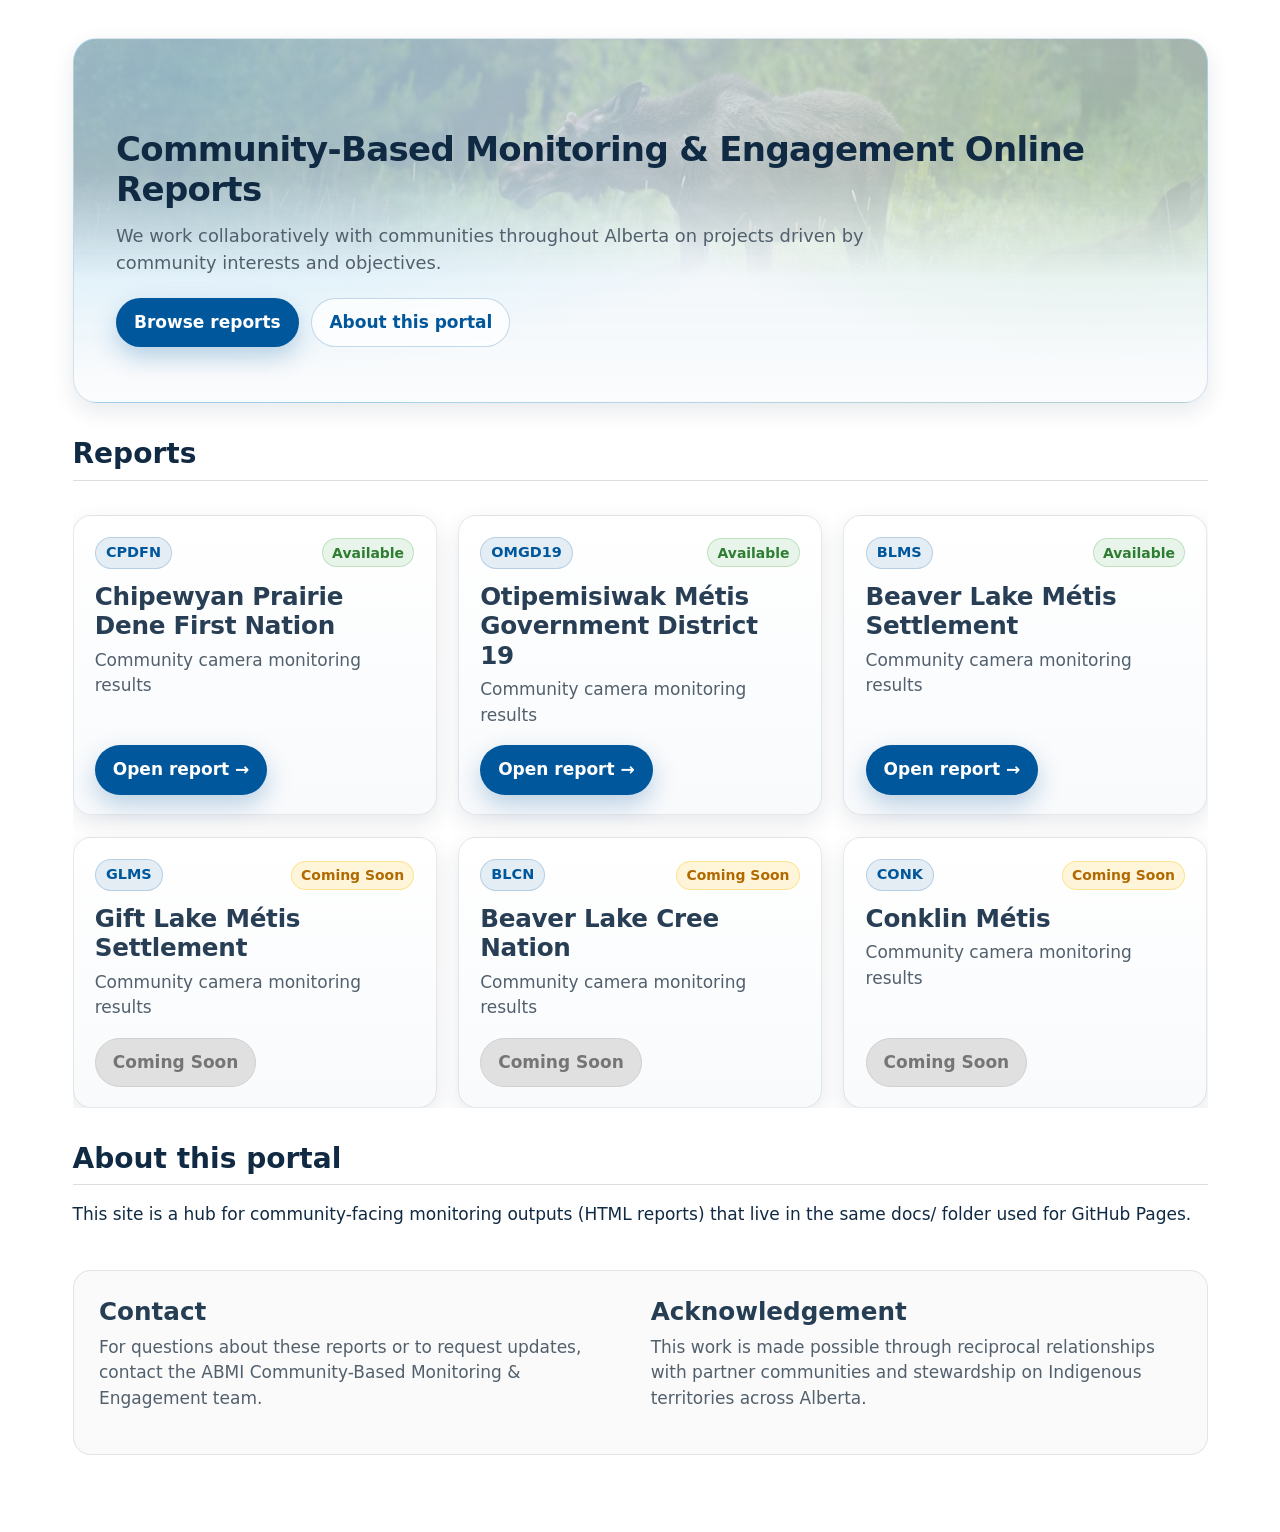
<file: docs/index.html>
<!DOCTYPE html>
<html xmlns="http://www.w3.org/1999/xhtml" lang="en" xml:lang="en"><head>

<meta charset="utf-8">
<meta name="generator" content="quarto-1.8.25">

<meta name="viewport" content="width=device-width, initial-scale=1.0, user-scalable=yes">


<title>index</title>
<style>
code{white-space: pre-wrap;}
span.smallcaps{font-variant: small-caps;}
div.columns{display: flex; gap: min(4vw, 1.5em);}
div.column{flex: auto; overflow-x: auto;}
div.hanging-indent{margin-left: 1.5em; text-indent: -1.5em;}
ul.task-list{list-style: none;}
ul.task-list li input[type="checkbox"] {
  width: 0.8em;
  margin: 0 0.8em 0.2em -1em; /* quarto-specific, see https://github.com/quarto-dev/quarto-cli/issues/4556 */ 
  vertical-align: middle;
}
</style>


<script src="index_files/libs/clipboard/clipboard.min.js"></script>
<script src="index_files/libs/quarto-html/quarto.js" type="module"></script>
<script src="index_files/libs/quarto-html/tabsets/tabsets.js" type="module"></script>
<script src="index_files/libs/quarto-html/axe/axe-check.js" type="module"></script>
<script src="index_files/libs/quarto-html/popper.min.js"></script>
<script src="index_files/libs/quarto-html/tippy.umd.min.js"></script>
<script src="index_files/libs/quarto-html/anchor.min.js"></script>
<link href="index_files/libs/quarto-html/tippy.css" rel="stylesheet">
<link href="index_files/libs/quarto-html/quarto-syntax-highlighting-7b89279ff1a6dce999919e0e67d4d9ec.css" rel="stylesheet" id="quarto-text-highlighting-styles">
<script src="index_files/libs/bootstrap/bootstrap.min.js"></script>
<link href="index_files/libs/bootstrap/bootstrap-icons.css" rel="stylesheet">
<link href="index_files/libs/bootstrap/bootstrap-9e3ffae467580fdb927a41352e75a2e0.min.css" rel="stylesheet" append-hash="true" id="quarto-bootstrap" data-mode="light">


<link rel="stylesheet" href="styles.css">
</head>

<body class="quarto-light">

<div id="quarto-content" class="page-columns page-rows-contents page-layout-full">

<main class="content column-page" id="quarto-document-content">




<div class="cbm-hero">
<section id="community-based-monitoring-engagement-online-reports" class="level1 cbm-hero-inner">
<h1>Community-Based Monitoring &amp; Engagement Online Reports</h1>
<p>We work collaboratively with communities throughout Alberta on projects driven by community interests and objectives.</p>
<div class="cbm-hero-actions">
<a class="cbm-btn cbm-btn-primary" href="#reports">Browse reports</a> <a class="cbm-btn cbm-btn-ghost" href="#about">About this portal</a>
</div>
</section>
</div>
<section id="reports" class="level2">
<h2 class="anchored" data-anchor-id="reports">Reports</h2>
<div class="cell">
<div class="cell-output-display">
<div class="cbm-grid">
<div class="cbm-card">
  <div class="cbm-card-top">
    <div class="cbm-badge">CPDFN</div>
    <div class="cbm-status">Available</div>
  </div>

  <h3 class="cbm-card-title anchored">Chipewyan Prairie Dene First Nation</h3>
  <p class="cbm-card-subtitle">Community camera monitoring results</p>

  <div class="cbm-card-actions">
    <a class="cbm-btn cbm-btn-primary" href="CPDFN.html">Open report →</a>
  </div>
</div>
<div class="cbm-card">
  <div class="cbm-card-top">
    <div class="cbm-badge">OMGD19</div>
    <div class="cbm-status">Available</div>
  </div>

  <h3 class="cbm-card-title anchored">Otipemisiwak Métis Government District 19</h3>
  <p class="cbm-card-subtitle">Community camera monitoring results</p>

  <div class="cbm-card-actions">
    <a class="cbm-btn cbm-btn-primary" href="OMGD19.html">Open report →</a>
  </div>
</div>
<div class="cbm-card">
  <div class="cbm-card-top">
    <div class="cbm-badge">BLMS</div>
    <div class="cbm-status">Available</div>
  </div>

  <h3 class="cbm-card-title anchored">Beaver Lake Métis Settlement</h3>
  <p class="cbm-card-subtitle">Community camera monitoring results</p>

  <div class="cbm-card-actions">
    <a class="cbm-btn cbm-btn-primary" href="BLMS.html">Open report →</a>
  </div>
</div>
<div class="cbm-card">
  <div class="cbm-card-top">
    <div class="cbm-badge">GLMS</div>
    <div class="cbm-status status-coming">Coming Soon</div>
  </div>

  <h3 class="cbm-card-title anchored">Gift Lake Métis Settlement</h3>
  <p class="cbm-card-subtitle">Community camera monitoring results</p>

  <div class="cbm-card-actions">
    <span class="cbm-btn cbm-btn-disabled">Coming Soon</span>
  </div>
</div>
<div class="cbm-card">
  <div class="cbm-card-top">
    <div class="cbm-badge">BLCN</div>
    <div class="cbm-status status-coming">Coming Soon</div>
  </div>

  <h3 class="cbm-card-title anchored">Beaver Lake Cree Nation</h3>
  <p class="cbm-card-subtitle">Community camera monitoring results</p>

  <div class="cbm-card-actions">
    <span class="cbm-btn cbm-btn-disabled">Coming Soon</span>
  </div>
</div>
<div class="cbm-card">
  <div class="cbm-card-top">
    <div class="cbm-badge">CONK</div>
    <div class="cbm-status status-coming">Coming Soon</div>
  </div>

  <h3 class="cbm-card-title anchored">Conklin Métis</h3>
  <p class="cbm-card-subtitle">Community camera monitoring results</p>

  <div class="cbm-card-actions">
    <span class="cbm-btn cbm-btn-disabled">Coming Soon</span>
  </div>
</div>
</div>

</div>
</div>
</section>
<section id="about" class="level2">
<h2 class="anchored" data-anchor-id="about">About this portal</h2>
<p>This site is a hub for community-facing monitoring outputs (HTML reports) that live in the same docs/ folder used for GitHub Pages.</p>
<div class="cbm-footer">
<div class="cbm-footer-grid">
<section id="contact" class="level3 cbm-footer-block">
<h3 class="anchored" data-anchor-id="contact">Contact</h3>
<p>For questions about these reports or to request updates, contact the ABMI Community-Based Monitoring &amp; Engagement team.</p>
</section>
<section id="acknowledgement" class="level3 cbm-footer-block">
<h3 class="anchored" data-anchor-id="acknowledgement">Acknowledgement</h3>
<p>This work is made possible through reciprocal relationships with partner communities and stewardship on Indigenous territories across Alberta.</p>
</section>
</div>
</div>
</section>

</main>
<!-- /main column -->
<script id="quarto-html-after-body" type="application/javascript">
  window.document.addEventListener("DOMContentLoaded", function (event) {
    const icon = "";
    const anchorJS = new window.AnchorJS();
    anchorJS.options = {
      placement: 'right',
      icon: icon
    };
    anchorJS.add('.anchored');
    const isCodeAnnotation = (el) => {
      for (const clz of el.classList) {
        if (clz.startsWith('code-annotation-')) {                     
          return true;
        }
      }
      return false;
    }
    const onCopySuccess = function(e) {
      // button target
      const button = e.trigger;
      // don't keep focus
      button.blur();
      // flash "checked"
      button.classList.add('code-copy-button-checked');
      var currentTitle = button.getAttribute("title");
      button.setAttribute("title", "Copied!");
      let tooltip;
      if (window.bootstrap) {
        button.setAttribute("data-bs-toggle", "tooltip");
        button.setAttribute("data-bs-placement", "left");
        button.setAttribute("data-bs-title", "Copied!");
        tooltip = new bootstrap.Tooltip(button, 
          { trigger: "manual", 
            customClass: "code-copy-button-tooltip",
            offset: [0, -8]});
        tooltip.show();    
      }
      setTimeout(function() {
        if (tooltip) {
          tooltip.hide();
          button.removeAttribute("data-bs-title");
          button.removeAttribute("data-bs-toggle");
          button.removeAttribute("data-bs-placement");
        }
        button.setAttribute("title", currentTitle);
        button.classList.remove('code-copy-button-checked');
      }, 1000);
      // clear code selection
      e.clearSelection();
    }
    const getTextToCopy = function(trigger) {
      const outerScaffold = trigger.parentElement.cloneNode(true);
      const codeEl = outerScaffold.querySelector('code');
      for (const childEl of codeEl.children) {
        if (isCodeAnnotation(childEl)) {
          childEl.remove();
        }
      }
      return codeEl.innerText;
    }
    const clipboard = new window.ClipboardJS('.code-copy-button:not([data-in-quarto-modal])', {
      text: getTextToCopy
    });
    clipboard.on('success', onCopySuccess);
    if (window.document.getElementById('quarto-embedded-source-code-modal')) {
      const clipboardModal = new window.ClipboardJS('.code-copy-button[data-in-quarto-modal]', {
        text: getTextToCopy,
        container: window.document.getElementById('quarto-embedded-source-code-modal')
      });
      clipboardModal.on('success', onCopySuccess);
    }
      var localhostRegex = new RegExp(/^(?:http|https):\/\/localhost\:?[0-9]*\//);
      var mailtoRegex = new RegExp(/^mailto:/);
        var filterRegex = new RegExp('/' + window.location.host + '/');
      var isInternal = (href) => {
          return filterRegex.test(href) || localhostRegex.test(href) || mailtoRegex.test(href);
      }
      // Inspect non-navigation links and adorn them if external
     var links = window.document.querySelectorAll('a[href]:not(.nav-link):not(.navbar-brand):not(.toc-action):not(.sidebar-link):not(.sidebar-item-toggle):not(.pagination-link):not(.no-external):not([aria-hidden]):not(.dropdown-item):not(.quarto-navigation-tool):not(.about-link)');
      for (var i=0; i<links.length; i++) {
        const link = links[i];
        if (!isInternal(link.href)) {
          // undo the damage that might have been done by quarto-nav.js in the case of
          // links that we want to consider external
          if (link.dataset.originalHref !== undefined) {
            link.href = link.dataset.originalHref;
          }
        }
      }
    function tippyHover(el, contentFn, onTriggerFn, onUntriggerFn) {
      const config = {
        allowHTML: true,
        maxWidth: 500,
        delay: 100,
        arrow: false,
        appendTo: function(el) {
            return el.parentElement;
        },
        interactive: true,
        interactiveBorder: 10,
        theme: 'quarto',
        placement: 'bottom-start',
      };
      if (contentFn) {
        config.content = contentFn;
      }
      if (onTriggerFn) {
        config.onTrigger = onTriggerFn;
      }
      if (onUntriggerFn) {
        config.onUntrigger = onUntriggerFn;
      }
      window.tippy(el, config); 
    }
    const noterefs = window.document.querySelectorAll('a[role="doc-noteref"]');
    for (var i=0; i<noterefs.length; i++) {
      const ref = noterefs[i];
      tippyHover(ref, function() {
        // use id or data attribute instead here
        let href = ref.getAttribute('data-footnote-href') || ref.getAttribute('href');
        try { href = new URL(href).hash; } catch {}
        const id = href.replace(/^#\/?/, "");
        const note = window.document.getElementById(id);
        if (note) {
          return note.innerHTML;
        } else {
          return "";
        }
      });
    }
    const xrefs = window.document.querySelectorAll('a.quarto-xref');
    const processXRef = (id, note) => {
      // Strip column container classes
      const stripColumnClz = (el) => {
        el.classList.remove("page-full", "page-columns");
        if (el.children) {
          for (const child of el.children) {
            stripColumnClz(child);
          }
        }
      }
      stripColumnClz(note)
      if (id === null || id.startsWith('sec-')) {
        // Special case sections, only their first couple elements
        const container = document.createElement("div");
        if (note.children && note.children.length > 2) {
          container.appendChild(note.children[0].cloneNode(true));
          for (let i = 1; i < note.children.length; i++) {
            const child = note.children[i];
            if (child.tagName === "P" && child.innerText === "") {
              continue;
            } else {
              container.appendChild(child.cloneNode(true));
              break;
            }
          }
          if (window.Quarto?.typesetMath) {
            window.Quarto.typesetMath(container);
          }
          return container.innerHTML
        } else {
          if (window.Quarto?.typesetMath) {
            window.Quarto.typesetMath(note);
          }
          return note.innerHTML;
        }
      } else {
        // Remove any anchor links if they are present
        const anchorLink = note.querySelector('a.anchorjs-link');
        if (anchorLink) {
          anchorLink.remove();
        }
        if (window.Quarto?.typesetMath) {
          window.Quarto.typesetMath(note);
        }
        if (note.classList.contains("callout")) {
          return note.outerHTML;
        } else {
          return note.innerHTML;
        }
      }
    }
    for (var i=0; i<xrefs.length; i++) {
      const xref = xrefs[i];
      tippyHover(xref, undefined, function(instance) {
        instance.disable();
        let url = xref.getAttribute('href');
        let hash = undefined; 
        if (url.startsWith('#')) {
          hash = url;
        } else {
          try { hash = new URL(url).hash; } catch {}
        }
        if (hash) {
          const id = hash.replace(/^#\/?/, "");
          const note = window.document.getElementById(id);
          if (note !== null) {
            try {
              const html = processXRef(id, note.cloneNode(true));
              instance.setContent(html);
            } finally {
              instance.enable();
              instance.show();
            }
          } else {
            // See if we can fetch this
            fetch(url.split('#')[0])
            .then(res => res.text())
            .then(html => {
              const parser = new DOMParser();
              const htmlDoc = parser.parseFromString(html, "text/html");
              const note = htmlDoc.getElementById(id);
              if (note !== null) {
                const html = processXRef(id, note);
                instance.setContent(html);
              } 
            }).finally(() => {
              instance.enable();
              instance.show();
            });
          }
        } else {
          // See if we can fetch a full url (with no hash to target)
          // This is a special case and we should probably do some content thinning / targeting
          fetch(url)
          .then(res => res.text())
          .then(html => {
            const parser = new DOMParser();
            const htmlDoc = parser.parseFromString(html, "text/html");
            const note = htmlDoc.querySelector('main.content');
            if (note !== null) {
              // This should only happen for chapter cross references
              // (since there is no id in the URL)
              // remove the first header
              if (note.children.length > 0 && note.children[0].tagName === "HEADER") {
                note.children[0].remove();
              }
              const html = processXRef(null, note);
              instance.setContent(html);
            } 
          }).finally(() => {
            instance.enable();
            instance.show();
          });
        }
      }, function(instance) {
      });
    }
        let selectedAnnoteEl;
        const selectorForAnnotation = ( cell, annotation) => {
          let cellAttr = 'data-code-cell="' + cell + '"';
          let lineAttr = 'data-code-annotation="' +  annotation + '"';
          const selector = 'span[' + cellAttr + '][' + lineAttr + ']';
          return selector;
        }
        const selectCodeLines = (annoteEl) => {
          const doc = window.document;
          const targetCell = annoteEl.getAttribute("data-target-cell");
          const targetAnnotation = annoteEl.getAttribute("data-target-annotation");
          const annoteSpan = window.document.querySelector(selectorForAnnotation(targetCell, targetAnnotation));
          const lines = annoteSpan.getAttribute("data-code-lines").split(",");
          const lineIds = lines.map((line) => {
            return targetCell + "-" + line;
          })
          let top = null;
          let height = null;
          let parent = null;
          if (lineIds.length > 0) {
              //compute the position of the single el (top and bottom and make a div)
              const el = window.document.getElementById(lineIds[0]);
              top = el.offsetTop;
              height = el.offsetHeight;
              parent = el.parentElement.parentElement;
            if (lineIds.length > 1) {
              const lastEl = window.document.getElementById(lineIds[lineIds.length - 1]);
              const bottom = lastEl.offsetTop + lastEl.offsetHeight;
              height = bottom - top;
            }
            if (top !== null && height !== null && parent !== null) {
              // cook up a div (if necessary) and position it 
              let div = window.document.getElementById("code-annotation-line-highlight");
              if (div === null) {
                div = window.document.createElement("div");
                div.setAttribute("id", "code-annotation-line-highlight");
                div.style.position = 'absolute';
                parent.appendChild(div);
              }
              div.style.top = top - 2 + "px";
              div.style.height = height + 4 + "px";
              div.style.left = 0;
              let gutterDiv = window.document.getElementById("code-annotation-line-highlight-gutter");
              if (gutterDiv === null) {
                gutterDiv = window.document.createElement("div");
                gutterDiv.setAttribute("id", "code-annotation-line-highlight-gutter");
                gutterDiv.style.position = 'absolute';
                const codeCell = window.document.getElementById(targetCell);
                const gutter = codeCell.querySelector('.code-annotation-gutter');
                gutter.appendChild(gutterDiv);
              }
              gutterDiv.style.top = top - 2 + "px";
              gutterDiv.style.height = height + 4 + "px";
            }
            selectedAnnoteEl = annoteEl;
          }
        };
        const unselectCodeLines = () => {
          const elementsIds = ["code-annotation-line-highlight", "code-annotation-line-highlight-gutter"];
          elementsIds.forEach((elId) => {
            const div = window.document.getElementById(elId);
            if (div) {
              div.remove();
            }
          });
          selectedAnnoteEl = undefined;
        };
          // Handle positioning of the toggle
      window.addEventListener(
        "resize",
        throttle(() => {
          elRect = undefined;
          if (selectedAnnoteEl) {
            selectCodeLines(selectedAnnoteEl);
          }
        }, 10)
      );
      function throttle(fn, ms) {
      let throttle = false;
      let timer;
        return (...args) => {
          if(!throttle) { // first call gets through
              fn.apply(this, args);
              throttle = true;
          } else { // all the others get throttled
              if(timer) clearTimeout(timer); // cancel #2
              timer = setTimeout(() => {
                fn.apply(this, args);
                timer = throttle = false;
              }, ms);
          }
        };
      }
        // Attach click handler to the DT
        const annoteDls = window.document.querySelectorAll('dt[data-target-cell]');
        for (const annoteDlNode of annoteDls) {
          annoteDlNode.addEventListener('click', (event) => {
            const clickedEl = event.target;
            if (clickedEl !== selectedAnnoteEl) {
              unselectCodeLines();
              const activeEl = window.document.querySelector('dt[data-target-cell].code-annotation-active');
              if (activeEl) {
                activeEl.classList.remove('code-annotation-active');
              }
              selectCodeLines(clickedEl);
              clickedEl.classList.add('code-annotation-active');
            } else {
              // Unselect the line
              unselectCodeLines();
              clickedEl.classList.remove('code-annotation-active');
            }
          });
        }
    const findCites = (el) => {
      const parentEl = el.parentElement;
      if (parentEl) {
        const cites = parentEl.dataset.cites;
        if (cites) {
          return {
            el,
            cites: cites.split(' ')
          };
        } else {
          return findCites(el.parentElement)
        }
      } else {
        return undefined;
      }
    };
    var bibliorefs = window.document.querySelectorAll('a[role="doc-biblioref"]');
    for (var i=0; i<bibliorefs.length; i++) {
      const ref = bibliorefs[i];
      const citeInfo = findCites(ref);
      if (citeInfo) {
        tippyHover(citeInfo.el, function() {
          var popup = window.document.createElement('div');
          citeInfo.cites.forEach(function(cite) {
            var citeDiv = window.document.createElement('div');
            citeDiv.classList.add('hanging-indent');
            citeDiv.classList.add('csl-entry');
            var biblioDiv = window.document.getElementById('ref-' + cite);
            if (biblioDiv) {
              citeDiv.innerHTML = biblioDiv.innerHTML;
            }
            popup.appendChild(citeDiv);
          });
          return popup.innerHTML;
        });
      }
    }
  });
  </script>
</div> <!-- /content -->




</body></html>
</file>
<file: docs/index_files/libs/quarto-html/tippy.css>
.tippy-box[data-animation=fade][data-state=hidden]{opacity:0}[data-tippy-root]{max-width:calc(100vw - 10px)}.tippy-box{position:relative;background-color:#333;color:#fff;border-radius:4px;font-size:14px;line-height:1.4;white-space:normal;outline:0;transition-property:transform,visibility,opacity}.tippy-box[data-placement^=top]>.tippy-arrow{bottom:0}.tippy-box[data-placement^=top]>.tippy-arrow:before{bottom:-7px;left:0;border-width:8px 8px 0;border-top-color:initial;transform-origin:center top}.tippy-box[data-placement^=bottom]>.tippy-arrow{top:0}.tippy-box[data-placement^=bottom]>.tippy-arrow:before{top:-7px;left:0;border-width:0 8px 8px;border-bottom-color:initial;transform-origin:center bottom}.tippy-box[data-placement^=left]>.tippy-arrow{right:0}.tippy-box[data-placement^=left]>.tippy-arrow:before{border-width:8px 0 8px 8px;border-left-color:initial;right:-7px;transform-origin:center left}.tippy-box[data-placement^=right]>.tippy-arrow{left:0}.tippy-box[data-placement^=right]>.tippy-arrow:before{left:-7px;border-width:8px 8px 8px 0;border-right-color:initial;transform-origin:center right}.tippy-box[data-inertia][data-state=visible]{transition-timing-function:cubic-bezier(.54,1.5,.38,1.11)}.tippy-arrow{width:16px;height:16px;color:#333}.tippy-arrow:before{content:"";position:absolute;border-color:transparent;border-style:solid}.tippy-content{position:relative;padding:5px 9px;z-index:1}
</file>
<file: docs/index_files/libs/quarto-html/quarto-syntax-highlighting-7b89279ff1a6dce999919e0e67d4d9ec.css>
/* quarto syntax highlight colors */
:root {
  --quarto-hl-ot-color: #003B4F;
  --quarto-hl-at-color: #657422;
  --quarto-hl-ss-color: #20794D;
  --quarto-hl-an-color: #5E5E5E;
  --quarto-hl-fu-color: #4758AB;
  --quarto-hl-st-color: #20794D;
  --quarto-hl-cf-color: #003B4F;
  --quarto-hl-op-color: #5E5E5E;
  --quarto-hl-er-color: #AD0000;
  --quarto-hl-bn-color: #AD0000;
  --quarto-hl-al-color: #AD0000;
  --quarto-hl-va-color: #111111;
  --quarto-hl-bu-color: inherit;
  --quarto-hl-ex-color: inherit;
  --quarto-hl-pp-color: #AD0000;
  --quarto-hl-in-color: #5E5E5E;
  --quarto-hl-vs-color: #20794D;
  --quarto-hl-wa-color: #5E5E5E;
  --quarto-hl-do-color: #5E5E5E;
  --quarto-hl-im-color: #00769E;
  --quarto-hl-ch-color: #20794D;
  --quarto-hl-dt-color: #AD0000;
  --quarto-hl-fl-color: #AD0000;
  --quarto-hl-co-color: #5E5E5E;
  --quarto-hl-cv-color: #5E5E5E;
  --quarto-hl-cn-color: #8f5902;
  --quarto-hl-sc-color: #5E5E5E;
  --quarto-hl-dv-color: #AD0000;
  --quarto-hl-kw-color: #003B4F;
}

/* other quarto variables */
:root {
  --quarto-font-monospace: SFMono-Regular, Menlo, Monaco, Consolas, "Liberation Mono", "Courier New", monospace;
}

/* syntax highlight based on Pandoc's rules */
pre > code.sourceCode > span {
  color: #003B4F;
}

code.sourceCode > span {
  color: #003B4F;
}

div.sourceCode,
div.sourceCode pre.sourceCode {
  color: #003B4F;
}

/* Normal */
code span {
  color: #003B4F;
}

/* Alert */
code span.al {
  color: #AD0000;
  font-style: inherit;
}

/* Annotation */
code span.an {
  color: #5E5E5E;
  font-style: inherit;
}

/* Attribute */
code span.at {
  color: #657422;
  font-style: inherit;
}

/* BaseN */
code span.bn {
  color: #AD0000;
  font-style: inherit;
}

/* BuiltIn */
code span.bu {
  font-style: inherit;
}

/* ControlFlow */
code span.cf {
  color: #003B4F;
  font-weight: bold;
  font-style: inherit;
}

/* Char */
code span.ch {
  color: #20794D;
  font-style: inherit;
}

/* Constant */
code span.cn {
  color: #8f5902;
  font-style: inherit;
}

/* Comment */
code span.co {
  color: #5E5E5E;
  font-style: inherit;
}

/* CommentVar */
code span.cv {
  color: #5E5E5E;
  font-style: italic;
}

/* Documentation */
code span.do {
  color: #5E5E5E;
  font-style: italic;
}

/* DataType */
code span.dt {
  color: #AD0000;
  font-style: inherit;
}

/* DecVal */
code span.dv {
  color: #AD0000;
  font-style: inherit;
}

/* Error */
code span.er {
  color: #AD0000;
  font-style: inherit;
}

/* Extension */
code span.ex {
  font-style: inherit;
}

/* Float */
code span.fl {
  color: #AD0000;
  font-style: inherit;
}

/* Function */
code span.fu {
  color: #4758AB;
  font-style: inherit;
}

/* Import */
code span.im {
  color: #00769E;
  font-style: inherit;
}

/* Information */
code span.in {
  color: #5E5E5E;
  font-style: inherit;
}

/* Keyword */
code span.kw {
  color: #003B4F;
  font-weight: bold;
  font-style: inherit;
}

/* Operator */
code span.op {
  color: #5E5E5E;
  font-style: inherit;
}

/* Other */
code span.ot {
  color: #003B4F;
  font-style: inherit;
}

/* Preprocessor */
code span.pp {
  color: #AD0000;
  font-style: inherit;
}

/* SpecialChar */
code span.sc {
  color: #5E5E5E;
  font-style: inherit;
}

/* SpecialString */
code span.ss {
  color: #20794D;
  font-style: inherit;
}

/* String */
code span.st {
  color: #20794D;
  font-style: inherit;
}

/* Variable */
code span.va {
  color: #111111;
  font-style: inherit;
}

/* VerbatimString */
code span.vs {
  color: #20794D;
  font-style: inherit;
}

/* Warning */
code span.wa {
  color: #5E5E5E;
  font-style: italic;
}

.prevent-inlining {
  content: "</";
}

/*# sourceMappingURL=3944bc705cfaf4c80e56f77c5205168a.css.map */
</file>
<file: docs/styles.css>
:root{
  --cbm-blue-900:#01579B;
  --cbm-blue-700:#0288D1;
  --cbm-sky:#81D4FA;

  --cbm-green-600:#4CAF50;
  --cbm-green-800:#2E7D32;

  --cbm-grey-050:#FAFAFA;
  --cbm-grey-100:#EEEEEE;
  --cbm-grey-700:#37474F;

  --cbm-text:#102A43;
  --cbm-muted:#52606D;

  --cbm-radius:18px;
  --cbm-shadow:0 10px 30px rgba(16, 42, 67, 0.12);
  --cbm-shadow-soft:0 8px 22px rgba(16, 42, 67, 0.10);
}

body{
  color: var(--cbm-text);
}

a{ color: var(--cbm-blue-900); }
a:hover{ color: var(--cbm-blue-700); }

.cbm-hero{
  position: relative;   /* IMPORTANT for ::before positioning */
  overflow: hidden;     /* ensures image doesn't spill outside rounded corners */

  background:
    radial-gradient(1200px 500px at 10% 10%, rgba(129,212,250,0.45), transparent 60%),
    radial-gradient(900px 450px at 90% 20%, rgba(76,175,80,0.20), transparent 55%),
    linear-gradient(180deg, rgba(1,87,155,0.10), rgba(1,87,155,0.02));
  border: 1px solid rgba(1,87,155,0.15);
  border-radius: calc(var(--cbm-radius) + 6px);
  padding: 3.25rem 2.5rem;
  margin: 1.25rem 0 2rem 0;
  box-shadow: var(--cbm-shadow-soft);
}

/* Decorative hero image as a top "banner" behind the heading area */
.cbm-hero::before{
  content:"";
  position:absolute;
  top:0;
  left:0;
  right:0;

  height: 240px;                 /* controls how far down the banner extends */

  background-image: url("hero1.JPG");
  background-size: cover;
  background-position: center 30%;
  background-repeat: no-repeat;

  opacity: 0.22;
  pointer-events:none;

  /* fade out toward the bottom so it blends into the hero gradient */
  mask-image: linear-gradient(to bottom, black 0%, black 55%, transparent 100%);
  -webkit-mask-image: linear-gradient(to bottom, black 0%, black 55%, transparent 100%);
}

/* Ensure hero content sits above the decorative image */
.cbm-hero-inner{
  position: relative;
  z-index: 1;
}

.cbm-hero-inner h1{
  font-weight: 750;
  letter-spacing: -0.02em;
  margin-bottom: 0.75rem;
}

.cbm-hero-inner p{
  color: var(--cbm-muted);
  font-size: 1.05rem;
  max-width: 68ch;
}

.cbm-hero-actions{
  display:flex;
  gap: 0.75rem;
  margin-top: 1.25rem;
  flex-wrap: wrap;
}

.cbm-btn{
  display:inline-block;
  padding: 0.65rem 1rem;
  border-radius: 999px;
  font-weight: 650;
  text-decoration: none;
  border: 1px solid transparent;
}

.cbm-btn-primary{
  background: var(--cbm-blue-900);
  color: white !important;
  box-shadow: 0 10px 24px rgba(1,87,155,0.25);
}
.cbm-btn-primary:hover{
  background: var(--cbm-blue-700);
}

.cbm-btn-ghost{
  background: rgba(255,255,255,0.75);
  border-color: rgba(1,87,155,0.22);
}
.cbm-btn-ghost:hover{
  border-color: rgba(1,87,155,0.40);
  background: white;
}

.cbm-btn-disabled{
  background: #E0E0E0;
  color: #757575 !important;
  border: 1px solid #D0D0D0;
  cursor: not-allowed;
  box-shadow: none;
}

.cbm-btn-disabled:hover{
  background: #E0E0E0;
  color: #757575 !important;
}

.cbm-grid{
  display:grid;
  grid-template-columns: repeat(12, 1fr);
  gap: 1.25rem;
  margin-top: 1rem;
}

.cbm-card{
  grid-column: span 12;
  background: linear-gradient(
    180deg,
    rgba(255,255,255,1) 0%,
    rgba(248,250,252,1) 100%
  );
  border: 1px solid rgba(55,71,79,0.12);
  border-radius: var(--cbm-radius);
  padding: 1.25rem 1.25rem 1.15rem 1.25rem;
  box-shadow: var(--cbm-shadow-soft);

  display: flex;
  flex-direction: column;

  transition: transform 120ms ease, box-shadow 120ms ease, border-color 120ms ease;
}

.cbm-card:hover{
  transform: translateY(-3px);
  box-shadow: 0 18px 44px rgba(16, 42, 67, 0.18);
  border-color: rgba(1,87,155,0.25);
}

@media (min-width: 900px){
  .cbm-card{ grid-column: span 4; }
}

.cbm-card-top{
  display:flex;
  align-items:center;
  justify-content: space-between;
  margin-bottom: 0.75rem;
}

.cbm-badge{
  background: rgba(1,87,155,0.10);
  border: 1px solid rgba(1,87,155,0.20);
  color: var(--cbm-blue-900);
  border-radius: 999px;
  padding: 0.25rem 0.6rem;
  font-weight: 750;
  font-size: 0.85rem;
}

.cbm-status{
  color: var(--cbm-green-800);
  background: rgba(76,175,80,0.12);
  border: 1px solid rgba(76,175,80,0.28);
  padding: 0.18rem 0.55rem;
  border-radius: 999px;
  font-weight: 700;
  font-size: 0.82rem;
}

.status-coming{
  color: #B26A00;
  background: rgba(255,193,7,0.15);
  border: 1px solid rgba(255,193,7,0.35);
  padding: 0.18rem 0.55rem;
  border-radius: 999px;
  font-weight: 700;
  font-size: 0.82rem;
}

.cbm-card-title{
  margin: 0 0 0.4rem 0;
  font-weight: 800;
  letter-spacing: -0.01em;
}

.cbm-card-subtitle{
  margin: 0 0 1rem 0;
  color: var(--cbm-muted);
  min-height: 2.6em; /* optional now that actions are pinned to bottom */
}

.cbm-card-actions{
  margin-top: auto;
}

.cbm-footer{
  margin-top: 2.5rem;
  padding: 1.5rem 1.5rem;
  background: var(--cbm-grey-050);
  border: 1px solid rgba(55,71,79,0.12);
  border-radius: var(--cbm-radius);
}

.cbm-footer-grid{
  display:grid;
  grid-template-columns: repeat(12, 1fr);
  gap: 1.25rem;
}

.cbm-footer-block{
  grid-column: span 12;
}

@media (min-width: 900px){
  .cbm-footer-block{ grid-column: span 6; }
}

.cbm-footer h3{
  margin-top: 0;
}
.cbm-footer p{
  color: var(--cbm-muted);
}
</file>
